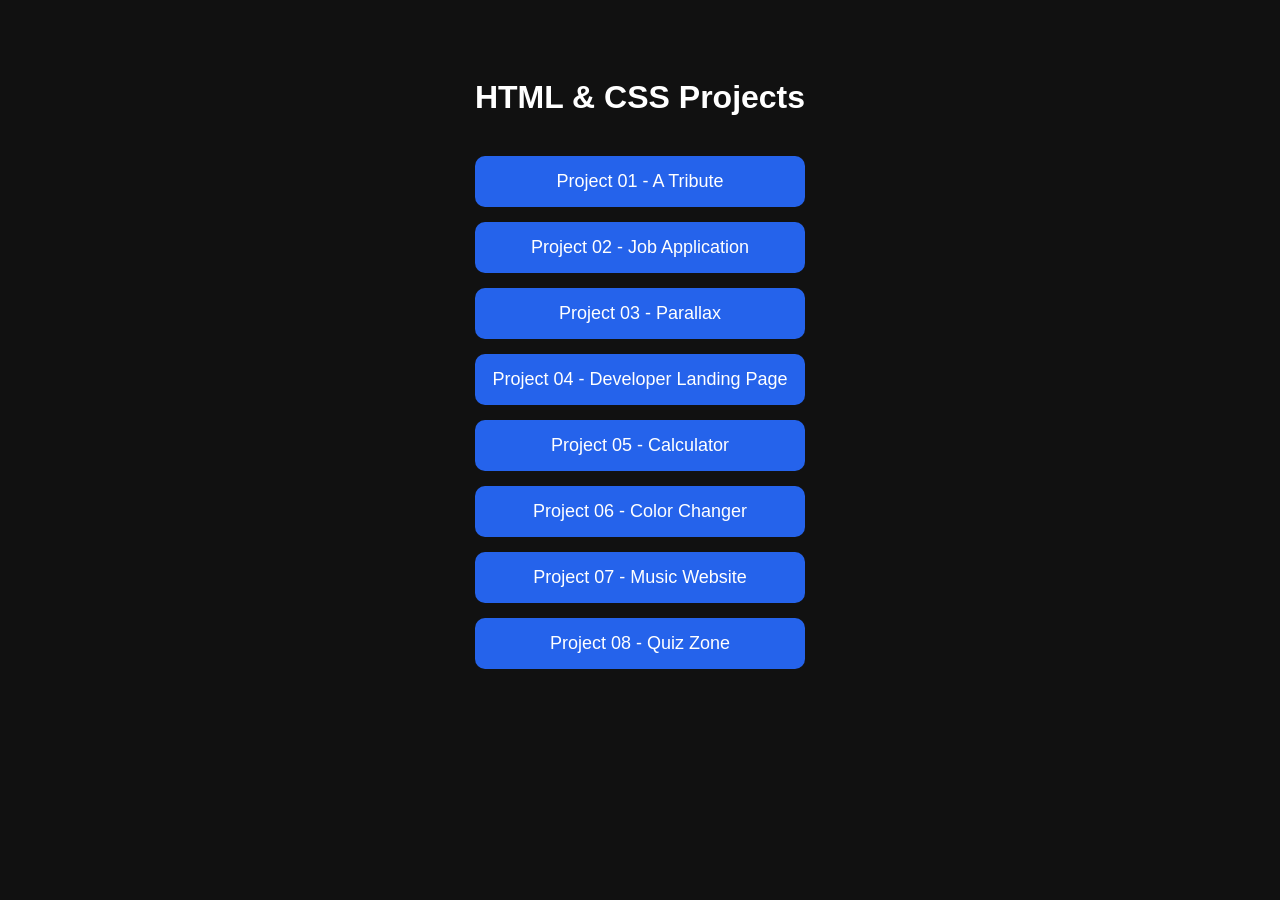
<file: index.html>
<!DOCTYPE html>
<html lang="en">
<head>
    <meta charset="UTF-8">
    <meta name="viewport" content="width=device-width, initial-scale=1.0">
    <title>HTML & CSS Projects</title>

    <style>
        body{
            font-family: Arial, sans-serif;
            background:#111;
            color:white;
            text-align:center;
            padding:50px;
        }

        h1{
            margin-bottom:40px;
        }

        a{
            display:block;
            width:300px;
            margin:15px auto;
            padding:15px;
            background:#2563eb;
            color:white;
            text-decoration:none;
            border-radius:10px;
            font-size:18px;
        }

        a:hover{
            background:#1d4ed8;
        }
    </style>
</head>
<body>

<h1>HTML & CSS Projects</h1>

<a href="./PROJECT%20-%2001%20-%20A%20TRIBUTE/">Project 01 - A Tribute</a>

<a href="./PROJECT%20-%2002%20-%20JOB%20APPLICATION/">Project 02 - Job Application</a>

<a href="./PROJECT%20-%2003%20-%20PARALLX/">Project 03 - Parallax</a>

<a href="./PROJECT%20-%2004%20-%20DEVELOPER%20LANDING%20PAGE/">Project 04 - Developer Landing Page</a>

<a href="./PROJECT%20-%2005%20-%20CALCULATOR/">Project 05 - Calculator</a>

<a href="./PROJECT%20-%2006%20-%20COLOR%20CHANGER/">Project 06 - Color Changer</a>

<a href="./PROJECT%20-%2007%20-%20MUSIC%20WEBSITE/">Project 07 - Music Website</a>

<a href="./PROJECT%20-%2008%20-%20QUIZ%20ZONE/">Project 08 - Quiz Zone</a>

</body>
</html>
</file>
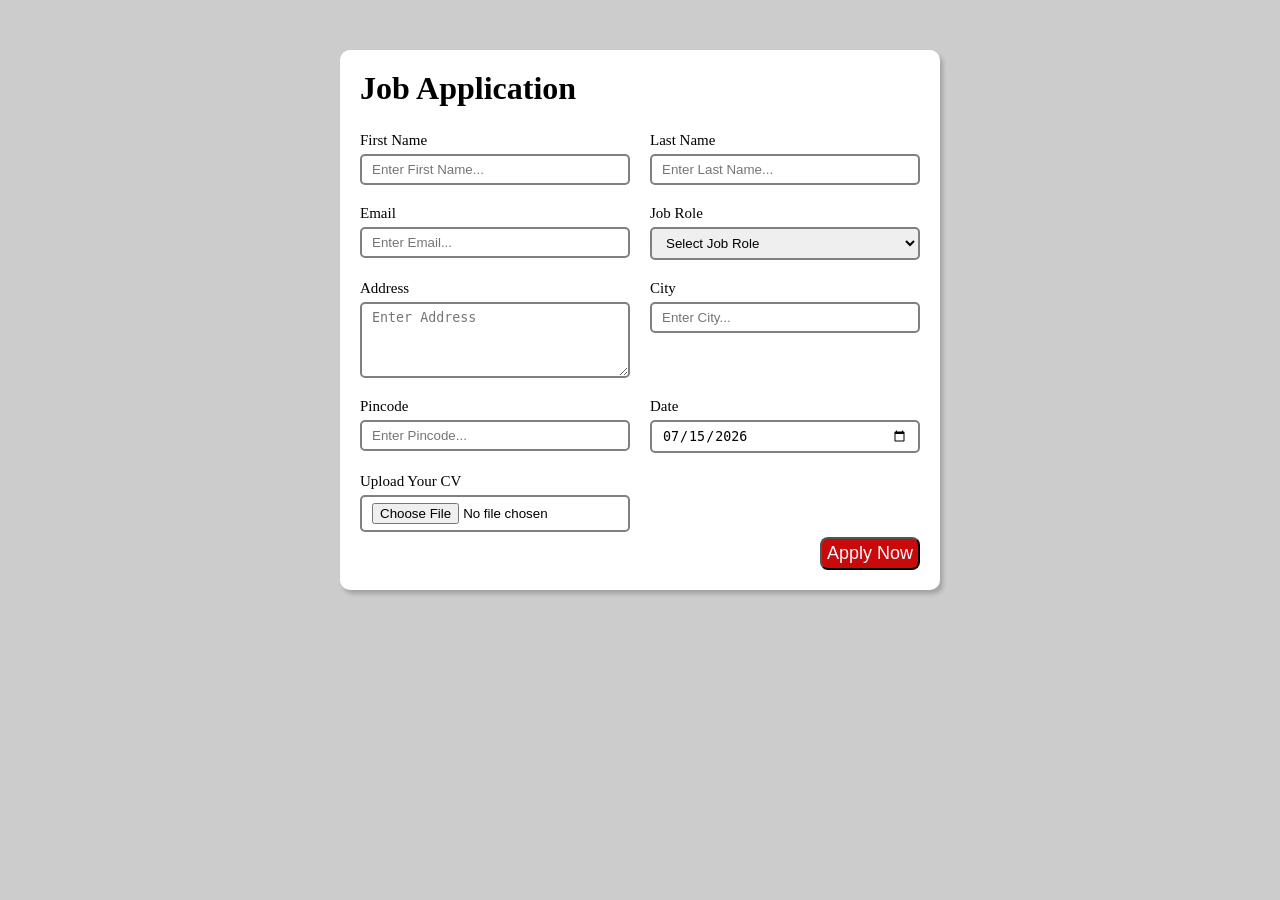
<file: PROJECT - 02 - JOB APPLICATION/index.html>
<!DOCTYPE html>
<html lang="en">
<head>
    <meta charset="UTF-8">
    <meta name="viewport" content="width=device-width, initial-scale=1.0">
    <title>Job application</title>
    <link rel="stylesheet" href="style.css">
</head>
<body>
    <div class="container">
        <div class="apply_box">
            <h1>Job Application</h1>
            <div class="form_container">
            <div class="form_control">
                <label for="First Name">First Name</label>
                    <input 
                    id="First Name"
                    name="First Name"
                    placeholder="Enter First Name..."
                    type="text"
                    />
            </div>

            <div class="form_control">
                <label for="Last Name">Last Name</label>
                    <input 
                    id="Last Name"
                    name="Last Name"
                    placeholder="Enter Last Name..."
                    type="text"
                    />
            </div>

            <div class="form_control">
                <label for="Email">Email</label>
                    <input 
                    id="Email"
                    name="Email"
                    placeholder="Enter Email..."
                    type="email"
                    />
            </div>

            <div class="form_control">
                <label for="Job">Job Role</label>
                    <select name="Job" id="Job">
                        <option value="">Select Job Role</option>
                        <option value="Frontend">Frontend Developer</option>
                        <option value="Backend">Backend Developer</option>
                        <option value="Fullstack">Fullstack Developer</option>
                        <option value="AI">AI Engineer</option>
                    </select>
            </div>
            <div class="form_control">
                <label for="Address">Address
                </label>
                <textarea name="Address" id="Address" rows="4" placeholder="Enter Address"></textarea>
            </div>
            <div class="form_control">
                <label for="City">City</label>
                    <input 
                    id="City"
                    name="City"
                    placeholder="Enter City..."
                    type="text"
                    />
            </div>

            <div class="form_control">
                <label for="Pincode">Pincode</label>
                    <input 
                    id="Pincode"
                    name="Pincode"
                    placeholder="Enter Pincode..."
                    type="number"
                    />
            </div>
            <div class="form_control">
                <label for="Date">Date</label>
                    <input 
                    value="2026-07-15"
                    id="Date"
                    name="Date"
                    type="date"
                    />
            </div>
            <div class="form_control">
                <label for="Upload">Upload Your CV</label>
                    <input 
                    id="Upload"
                    name="Upload"
                    type="file"
                    />
            </div>
        </div>
        <div class="button_container">
            <button type="submit">Apply Now</button>
        </div>
        </div>
    </div>
</body>
</html>
</file>
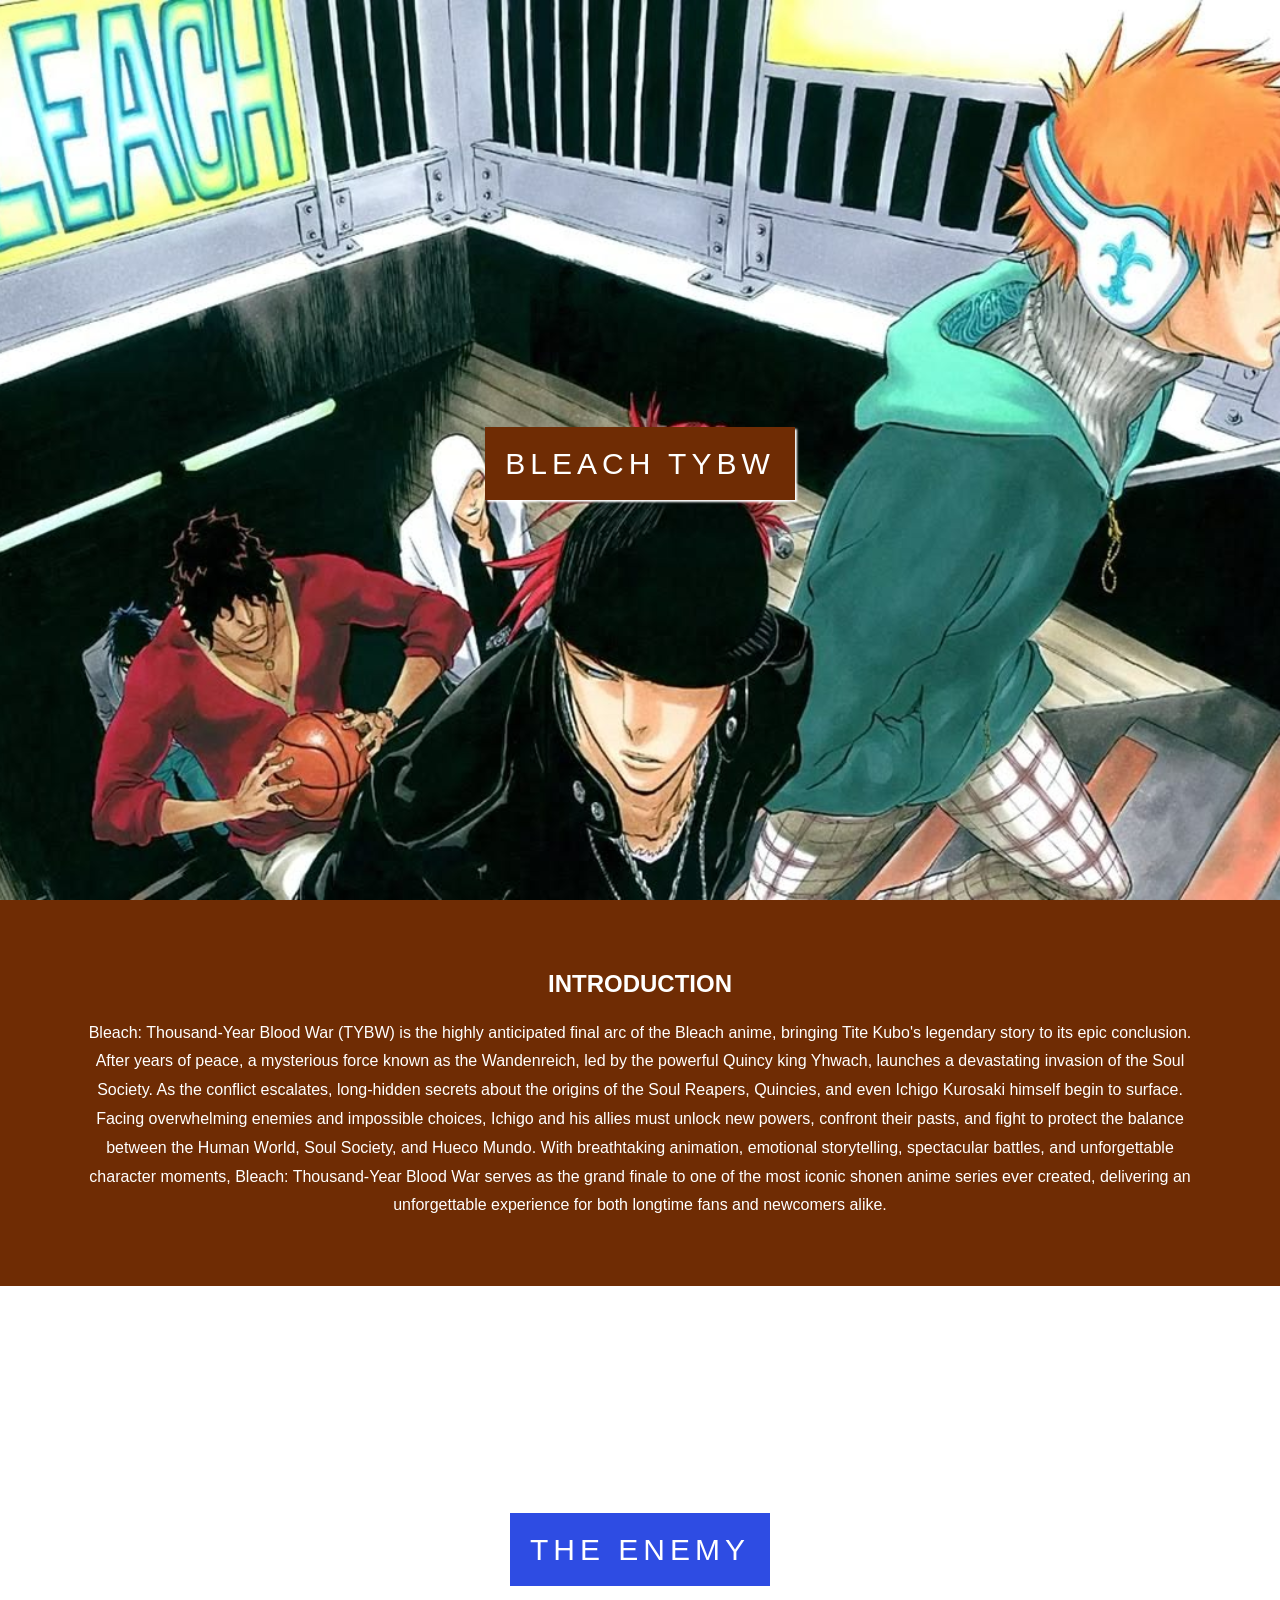
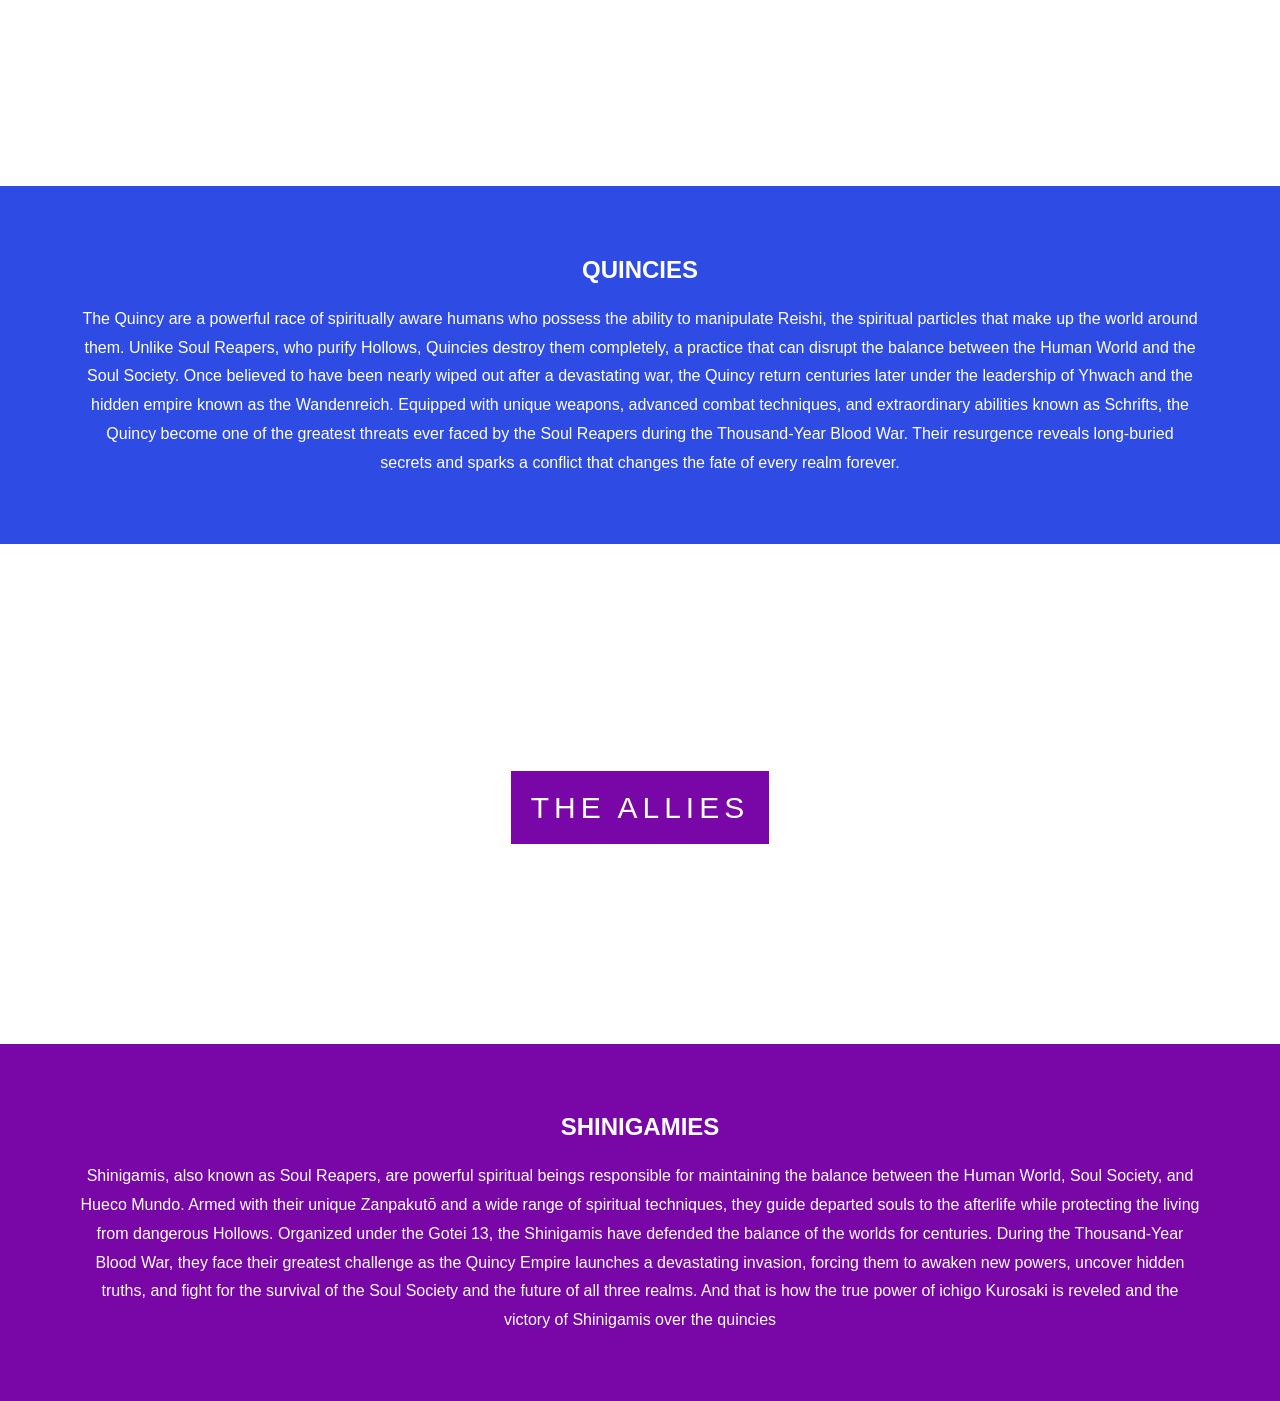
<file: PROJECT - 03 - PARALLX/index.html>
<html>
    <link rel="stylesheet" href="style.css">
    <head>
        <title>
            parallx website
        </title>
    </head>
    <body>
        <section class="pimg1">
            <div class="ptext1">
                <span class="textbg1">
                    Bleach Tybw
                </span>
            </div>
        </section>
        <section class="section section-light">
            <h2>INTRODUCTION</h2>
            <p>Bleach: Thousand-Year Blood War (TYBW) is the highly anticipated final arc of the Bleach anime,
               bringing Tite Kubo's legendary story to its epic conclusion. After years of peace, a mysterious force known as the Wandenreich,
               led by the powerful Quincy king Yhwach, launches a devastating invasion of the Soul Society. As the conflict escalates,
               long-hidden secrets about the origins of the Soul Reapers, Quincies, and even Ichigo Kurosaki himself begin to surface.
               Facing overwhelming enemies and impossible choices, Ichigo and his allies must unlock new powers, confront their pasts, 
               and fight to protect the balance between the Human World, Soul Society, and Hueco Mundo. With breathtaking animation, 
               emotional storytelling, spectacular battles, and unforgettable character moments, Bleach: Thousand-Year Blood War serves as the grand finale 
               to one of the most iconic shonen anime series ever created, delivering an unforgettable experience for both longtime fans and newcomers alike.</p>
        </section>
        <section class="pimg2">
            <div class="ptext1">
                <span class="textbg2">
                    The enemy
                </span>
            </div>
        </section>
        <section class="section section-dark">
            <h2>QUINCIES</h2>
            <p>The Quincy are a powerful race of spiritually aware humans who possess the ability to manipulate Reishi, 
                the spiritual particles that make up the world around them. Unlike Soul Reapers, who purify Hollows, 
                Quincies destroy them completely, a practice that can disrupt the balance between the Human World and the Soul Society. 
                Once believed to have been nearly wiped out after a devastating war, the Quincy return centuries later under the leadership of Yhwach 
                and the hidden empire known as the Wandenreich. Equipped with unique weapons, advanced combat techniques, 
                and extraordinary abilities known as Schrifts, the Quincy become one of the greatest threats ever faced by the Soul Reapers 
                during the Thousand-Year Blood War. Their resurgence reveals long-buried secrets and sparks a conflict that changes the fate of every realm forever.</p>
        </section>
        <section class="pimg3">
            <div class="ptext1">
                <span class="textbg3">
                    The Allies
                </span>
            </div>
        </section>
        <section class="section section-grey">
            <h2>SHINIGAMIES</h2>
            <p>Shinigamis, also known as Soul Reapers, are powerful spiritual beings responsible for maintaining the balance 
                between the Human World, Soul Society, and Hueco Mundo. Armed with their unique Zanpakutō and a wide range of spiritual techniques, 
                they guide departed souls to the afterlife while protecting the living from dangerous Hollows. Organized under the Gotei 13, 
                the Shinigamis have defended the balance of the worlds for centuries. During the Thousand-Year Blood War, 
                they face their greatest challenge as the Quincy Empire launches a devastating invasion, forcing them to awaken new powers, 
                uncover hidden truths, and fight for the survival of the Soul Society and the future of all three realms.
                And that is how the true power of ichigo Kurosaki is reveled and the victory of Shinigamis over the quincies</p>
        </section>
    </body>
</html>
</file>
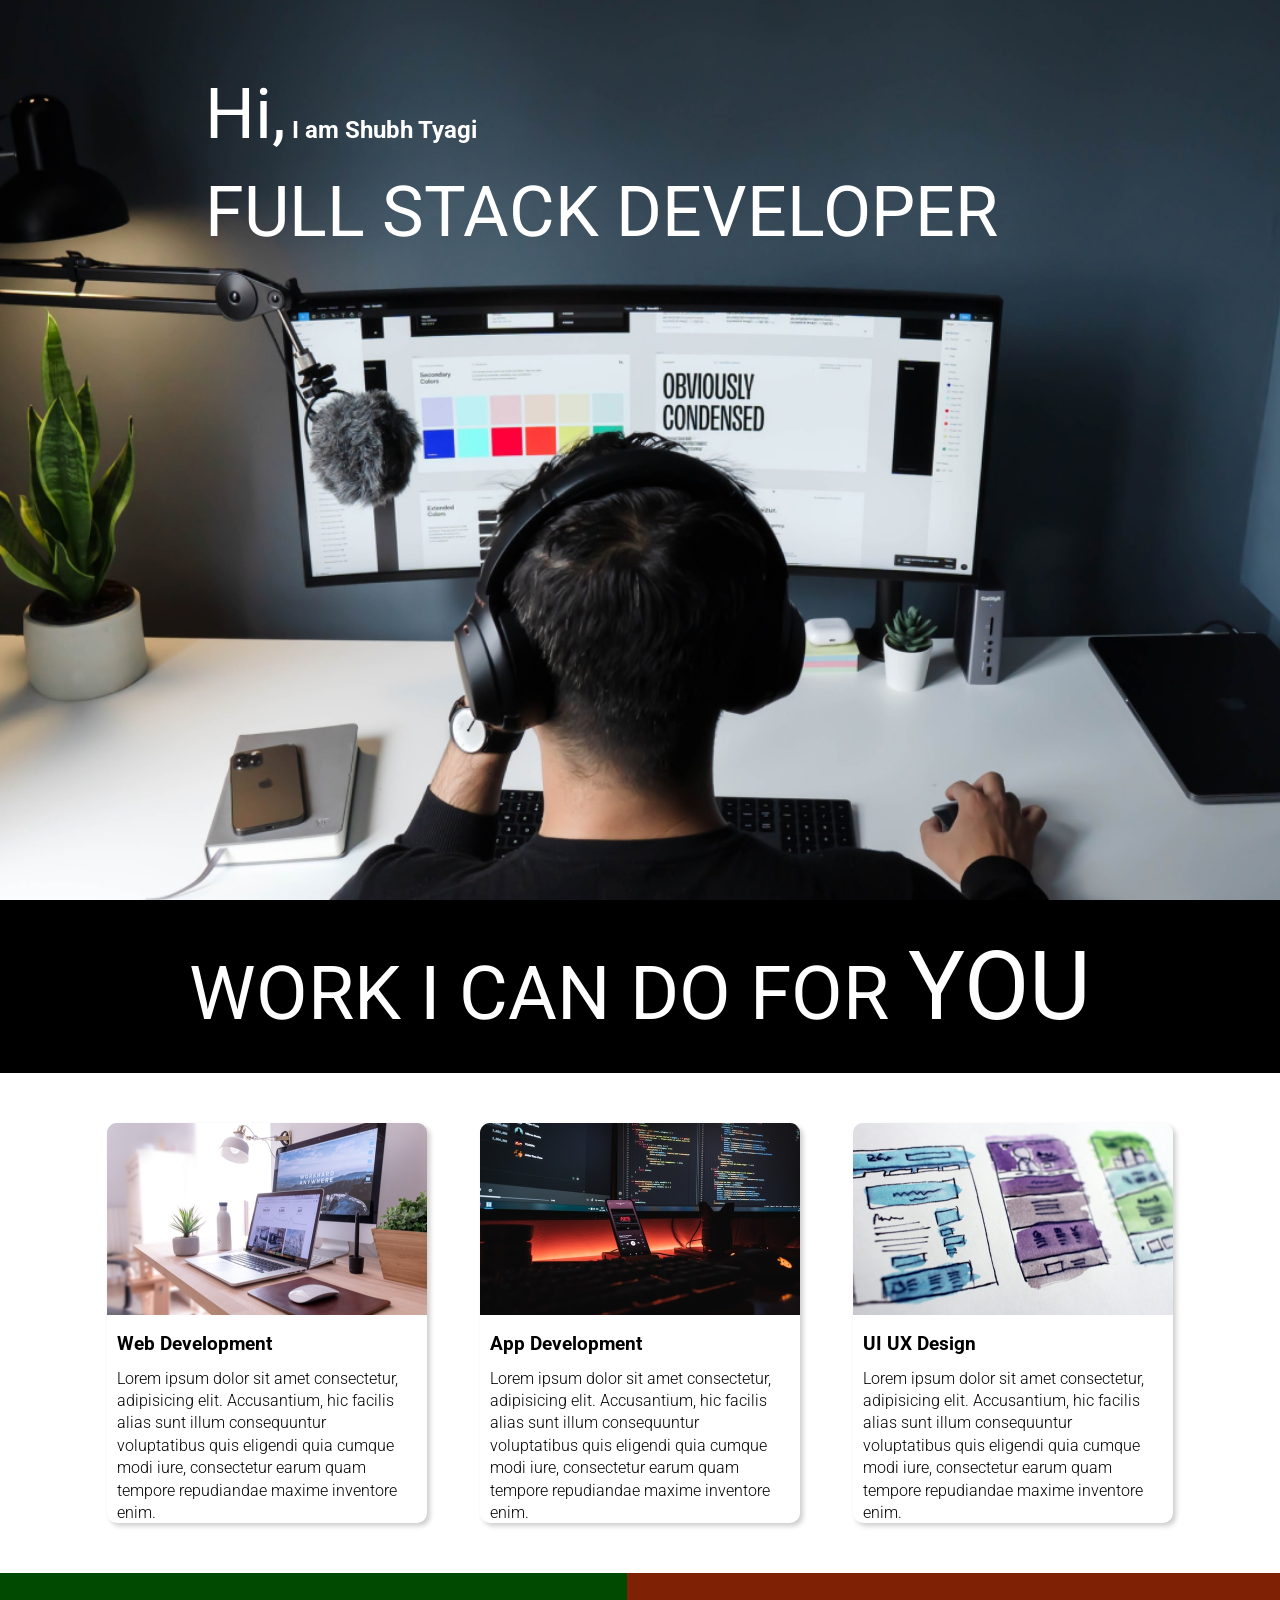
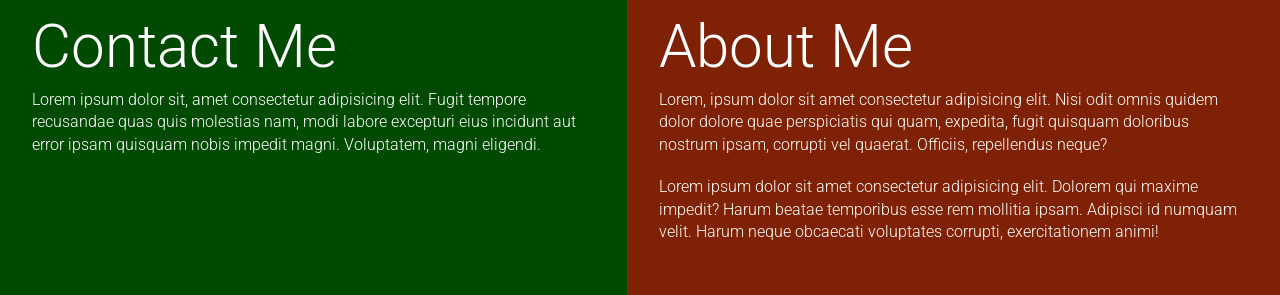
<file: PROJECT - 04 - DEVELOPER LANDING PAGE/index.html>
<!DOCTYPE html>
<html lang="en">
<head>
    <link rel="stylesheet" href="style.css">
    <meta charset="UTF-8">
    <meta name="viewport" content="width=device-width, initial-scale=1.0">
    <title>Developer Landing Page</title>
</head>
<body>
    <section class="main_page">
        <div class="text_container">
            <h2> <span class="lg_text">Hi,</span> I am Shubh Tyagi</h2>
            <h1 class="lg_text">FULL STACK DEVELOPER</h1>
        </div>
    </section>
    <section class="black_box">
        <h2>WORK I CAN DO FOR <span>YOU</span></h2>
    </section>
    <section class="work">
        <div class="grid_items">
            <div class="card">
        <div class="image_container">
            <img src="IMAGES/web.png" alt="">
        </div>
        <div class="card_content">
            <h3>Web Development</h3>
            <p>Lorem ipsum dolor sit amet consectetur, adipisicing elit. Accusantium, hic facilis alias sunt illum consequuntur 
                voluptatibus quis eligendi quia cumque modi iure, consectetur earum quam tempore repudiandae maxime inventore enim.</p>
        </div>
            </div>
        </div>
        <div class="grid_items">
            <div class="card">
        <div class="image_container">
            <img src="IMAGES/mobile.png" alt="">
        </div>
        <div class="card_content">
            <h3>App Development</h3>
            <p>Lorem ipsum dolor sit amet consectetur, adipisicing elit. Accusantium, hic facilis alias sunt illum consequuntur 
                voluptatibus quis eligendi quia cumque modi iure, consectetur earum quam tempore repudiandae maxime inventore enim.</p>
        </div>
            </div>
        </div>
        <div class="grid_items">
            <div class="card">
        <div class="image_container">
            <img src="IMAGES/uiux.png" alt="">
        </div>
        <div class="card_content">
            <h3>UI UX Design</h3>
            <p>Lorem ipsum dolor sit amet consectetur, adipisicing elit. Accusantium, hic facilis alias sunt illum consequuntur 
                voluptatibus quis eligendi quia cumque modi iure, consectetur earum quam tempore repudiandae maxime inventore enim.</p>
        </div>
            </div>
        </div>
    </section>
    <section class="bottom_section">
        <div class="contact">
            <h2>Contact Me</h2>
            <p>Lorem ipsum dolor sit, amet consectetur adipisicing elit. Fugit tempore recusandae quas quis molestias nam, modi labore
                 excepturi eius incidunt aut error ipsam quisquam nobis impedit magni. Voluptatem, magni eligendi.</p>
        </div>
        <div class="about">
            <h2>About Me</h2>
            <p>Lorem, ipsum dolor sit amet consectetur adipisicing elit. Nisi odit omnis quidem dolor dolore quae perspiciatis qui quam, expedita,
                 fugit quisquam doloribus nostrum ipsam, corrupti vel quaerat. Officiis, repellendus neque?</p>
            <p>Lorem ipsum dolor sit amet consectetur adipisicing elit. Dolorem qui maxime impedit? Harum beatae temporibus esse rem mollitia ipsam.
                 Adipisci id numquam velit. Harum neque obcaecati voluptates corrupti, exercitationem animi!</p>
        </div>
    </section>
</body>
</html>
</file>
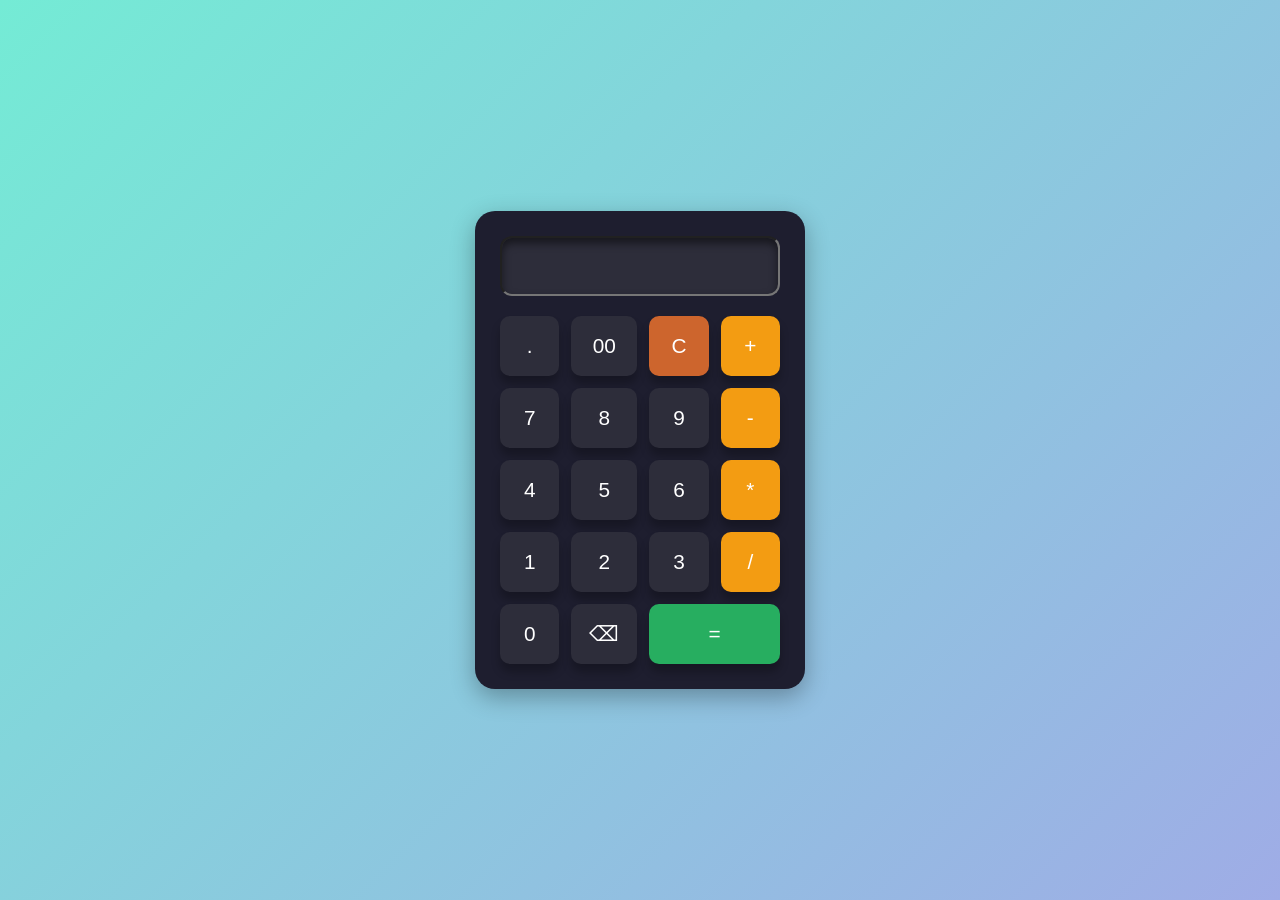
<file: PROJECT - 05 - CALCULATOR/index.html>
<!DOCTYPE html>
<html lang="en">
<head>
    <meta charset="UTF-8">
    <meta name="viewport" content="width=device-width, initial-scale=1.0">
    <title>Calculator</title>
    <link rel="stylesheet" href="style.css">
</head>
<body>
    <div class="calculator">
        <input type="text" class="display" id="display" readonly>
        <div class="buttons">
            <button class="btn">.</button>
            <button class="btn">00</button>
            <button class="clear">C</button>
            <button class="operator">+</button>
            <button class="btn">7</button>
            <button class="btn">8</button>
            <button class="btn">9</button>
            <button class="operator">-</button>
            <button class="btn">4</button>
            <button class="btn">5</button>
            <button class="btn">6</button>
            <button class="operator">*</button>
            <button class="btn">1</button>
            <button class="btn">2</button>
            <button class="btn">3</button>
            <button class="operator">/</button>
            <button class="btn">0</button>
            <button class="backspace">⌫</button>
            <button class="equal">=</button>
        </div>
    </div>
    <script src="script.js"></script>
</body>
</html>
</file>
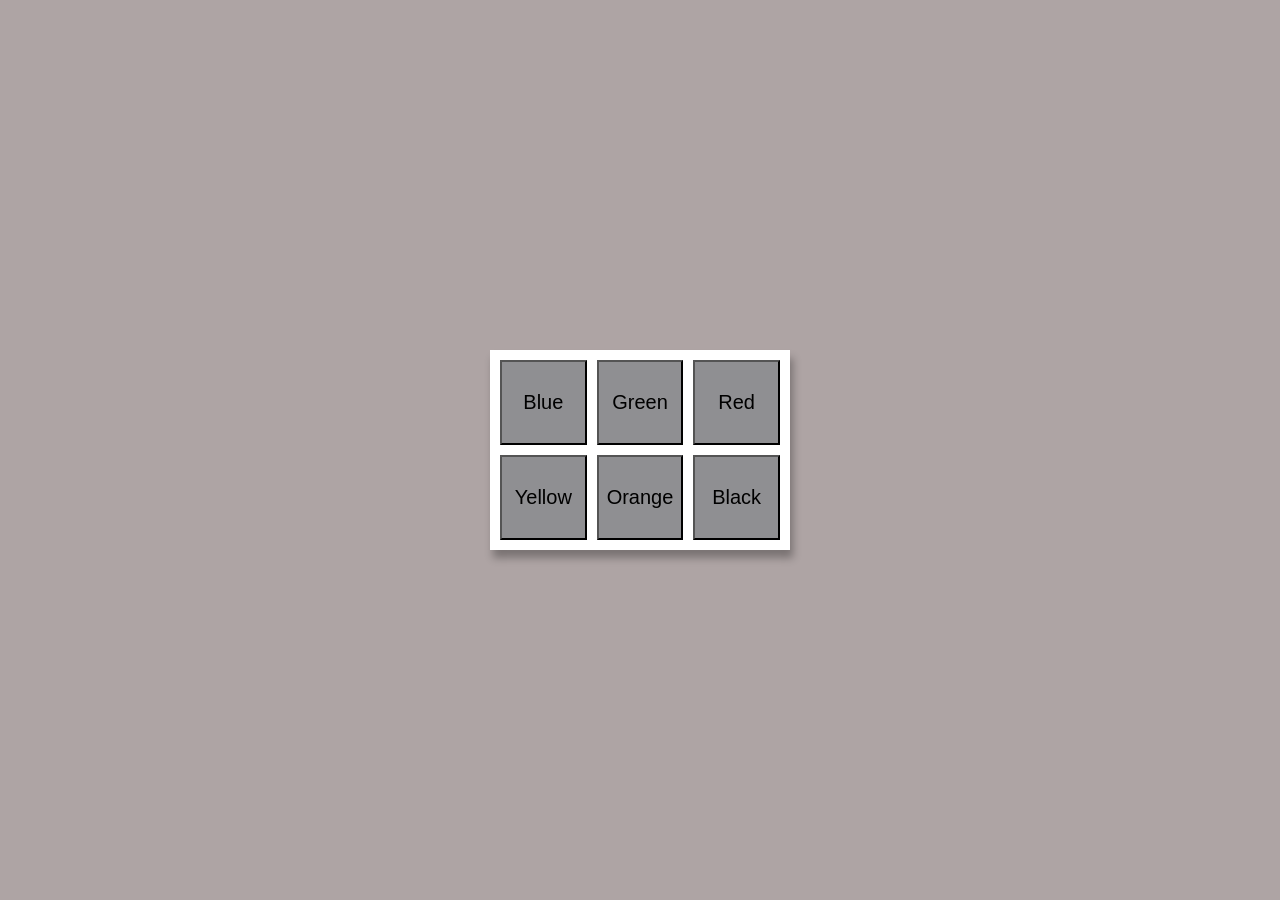
<file: PROJECT - 06 - COLOR CHANGER/index.html>
<!DOCTYPE html>
<html lang="en">
<head>
    <meta charset="UTF-8">
    <meta name="viewport" content="width=device-width, initial-scale=1.0">
    <title>Color Changer</title>
    <link rel="stylesheet" href="style.css">
</head>
<body>
    <div class="main_box">
        <button class="btn" id="blue">Blue</button>
        <button class="btn" id="green">Green</button>
        <button class="btn" id="red">Red</button>
        <button class="btn" id="yellow">Yellow</button>
        <button class="btn" id="orange">Orange</button>
        <button class="btn" id="black">Black</button>
    </div>
    <script src="script.js"></script>
</body>
</html>
</file>
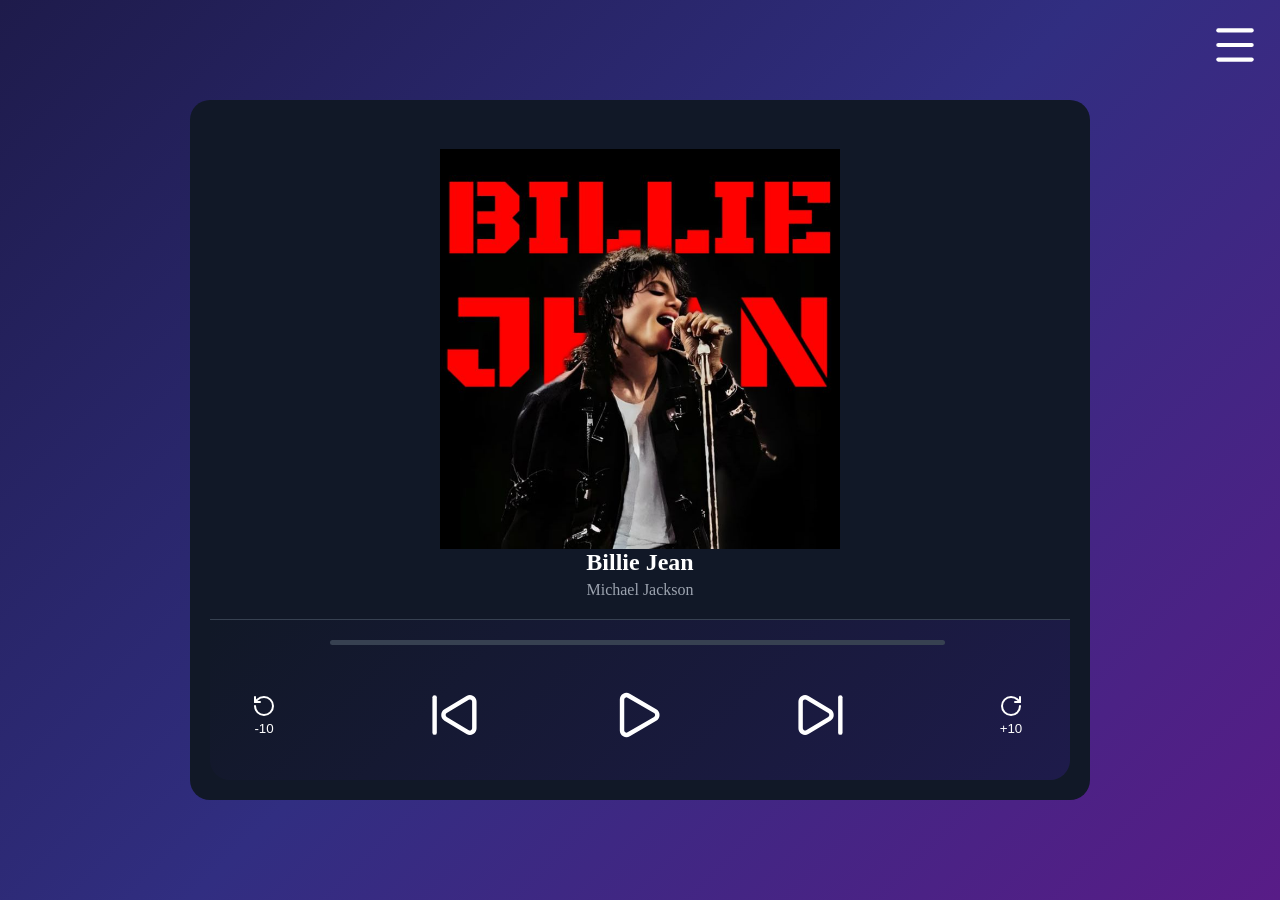
<file: PROJECT - 07 - MUSIC WEBSITE/index.html>
<!DOCTYPE html>
<html lang="en">
<head>
    <meta charset="UTF-8">
    <meta name="viewport" content="width=device-width, initial-scale=1.0">
    <title>Music Player</title>
    <link rel="stylesheet" href="style.css">
</head>
<body>

    <div class="side">
         <div class="sidebar">
          <div class="sidebar-header">
            <button class="close-sidebar">×</button>
          </div>

          <div class="song-list"></div>
         </div>
        <div class="menu"><svg xmlns="http://www.w3.org/2000/svg" width="24" height="24" viewBox="0 0 24 24" fill="none" stroke="currentColor" stroke-width="2" stroke-linecap="round" stroke-linejoin="round" class="lucide lucide-menu preview-icon"><path d="M4 5h16"/><path d="M4 12h16"/><path d="M4 19h16"/></svg></div>
    </div>
    <div class="box">

        <div class="upper">
        <div class="background_img"></div>
        <div class="details">
            <h2 class="song-name">Name</h2>
            <p class="song-author">author</p>
        </div>
        </div>

        <div class="lower">
            <audio class="audio"></audio>
                    <div class="progress">
            <div class="progress_bar">
                <div class="progress_fill"></div>
            </div>
        </div>
        <div class="control_section">
            <button class="undo_5">
                <svg xmlns="http://www.w3.org/2000/svg" width="24" height="24" viewBox="0 0 24 24" fill="none" stroke="currentColor" stroke-width="2" stroke-linecap="round" stroke-linejoin="round" class="lucide lucide-rotate-ccw preview-icon"><path d="M3 12a9 9 0 1 0 9-9 9.75 9.75 0 0 0-6.74 2.74L3 8"/><path d="M3 3v5h5"/></svg>
                <p>-10</p>
            </button>
            <button class="prev">
                <svg xmlns="http://www.w3.org/2000/svg" width="24" height="24" viewBox="0 0 24 24" fill="none" stroke="currentColor" stroke-width="2" stroke-linecap="round" stroke-linejoin="round" class="lucide lucide-skip-back preview-icon"><path d="M17.971 4.285A2 2 0 0 1 21 6v12a2 2 0 0 1-3.029 1.715l-9.997-5.998a2 2 0 0 1-.003-3.432z"/><path d="M3 20V4"/></svg>
            </button>
            <button class="play">
                <svg xmlns="http://www.w3.org/2000/svg" width="24" height="24" viewBox="0 0 24 24" fill="none" stroke="currentColor" stroke-width="2" stroke-linecap="round" stroke-linejoin="round" class="lucide lucide-play preview-icon"><path d="M5 5a2 2 0 0 1 3.008-1.728l11.997 6.998a2 2 0 0 1 .003 3.458l-12 7A2 2 0 0 1 5 19z"/></svg>
            </button>
            <button class="pause" hidden>
                <svg xmlns="http://www.w3.org/2000/svg" width="24" height="24" viewBox="0 0 24 24" fill="none" stroke="currentColor" stroke-width="2" stroke-linecap="round" stroke-linejoin="round" class="lucide lucide-pause preview-icon"><rect x="14" y="3" width="5" height="18" rx="1"/><rect x="5" y="3" width="5" height="18" rx="1"/></svg>
            </button>
            <button class="next">
                <svg xmlns="http://www.w3.org/2000/svg" width="24" height="24" viewBox="0 0 24 24" fill="none" stroke="currentColor" stroke-width="2" stroke-linecap="round" stroke-linejoin="round" class="lucide lucide-skip-forward preview-icon"><path d="M21 4v16"/><path d="M6.029 4.285A2 2 0 0 0 3 6v12a2 2 0 0 0 3.029 1.715l9.997-5.998a2 2 0 0 0 .003-3.432z"/></svg>
            </button>
            <button class="skip_5">
                <svg xmlns="http://www.w3.org/2000/svg" width="24" height="24" viewBox="0 0 24 24" fill="none" stroke="currentColor" stroke-width="2" stroke-linecap="round" stroke-linejoin="round" class="lucide lucide-rotate-cw preview-icon"><path d="M21 12a9 9 0 1 1-9-9c2.52 0 4.93 1 6.74 2.74L21 8"/><path d="M21 3v5h-5"/></svg>
                <p>+10</p>
            </button>
        </div>
        </div>
    </div>

    <script src="script.js"></script>
</body>
</html>
</file>
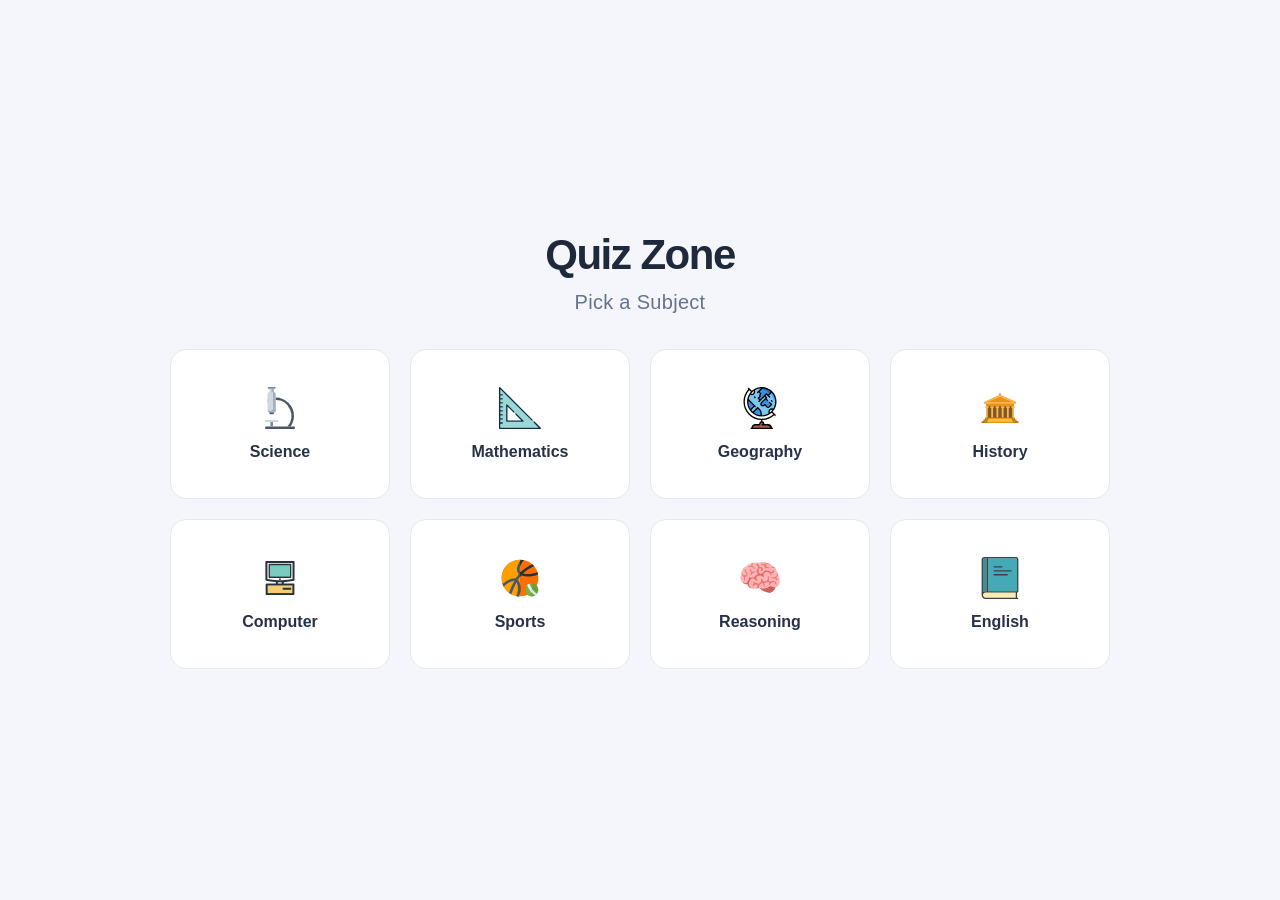
<file: PROJECT - 08 - QUIZ/index.html>
<!DOCTYPE html>
<html lang="en">

<head>
    <meta charset="UTF-8">
    <meta name="viewport" content="width=device-width, initial-scale=1.0">
    <title>Quiz Zone</title>
    <link rel="stylesheet" href="style.css">
</head>

<body>
    <div class="main_section">
        <div class="address">
            <h1>Quiz Zone</h1>
            <h2>Pick a Subject</h2>
        </div>
        <div class="subjects">
            <button class="science_btn">
                <img src="icons/science.svg" alt="">
                <span>Science</span>
            </button>
            <button class="mathematics_btn">
                <img src="icons/maths.svg" alt="">
                <span>Mathematics</span>
            </button>
            <button class="geography_btn">
                <img src="icons/geography.svg" alt="">
                <span>Geography</span>
            </button>
            <button class="history_btn">
                <img src="icons/history.svg" alt="">
                <span>History</span>
            </button>
            <button class="computer_btn">
                <img src="icons/computer.svg" alt="">
                <span>Computer</span>
            </button>
            <button class="sports_btn">
                <img src="icons/sports.svg" alt="">
                <span>Sports</span>
            </button>
            <button class="reasoning_btn">
                <img src="icons/reasoning.svg" alt="">
                <span>Reasoning</span>
            </button>
            <button class="englist_btn">
                <img src="icons/english.svg" alt="">
                <span>English</span>
            </button>
        </div>
    </div>
    <div class="quiz_section" hidden>
        <div class="quiz_header">
            <div class="sub_name">Science</div>
            <div class="total_question">1/10</div>
        </div>
        <div class="progress_bar">
            <div class="progress_fill"></div>
        </div>
        <div class="question_box">
            <div class="question_no"></div>
            <h2 class="question_text">

            </h2>
        </div>
        <div class="options" id="optionsContainer">
            <button class="option_btn">Option A</button>
            <button class="option_btn">Option B</button>
            <button class="option_btn">Option C</button>
            <button class="option_btn">Option D</button>
        </div>

        <button id="nextBtn">Next Question →</button>
    </div>
</body>
<script src="script.js"></script>
</html>
</file>
<file: PROJECT - 02 - JOB APPLICATION/style.css>
*{
    margin: 0;
    padding: 0;
    box-sizing: border-box;
}
body{
    background-color: #ccc;
}
.container{
    max-width: 900px;
    margin: 0 auto;
}
.apply_box{
    max-width: 600px;
    padding: 20px;
    background-color: white;
    margin: 0 auto;
    margin-top: 50px;
    box-shadow: 3px 4px 4px rgba(1, 1, 1, 0.2);
    border-radius: 10px;
}
.form_container{
    margin-top: 25px;
    display: grid;
    grid-template-columns: repeat(auto-fit , minmax(200px,1fr));
    gap: 20px;
}
.form_control{
    display: flex;
    flex-direction: column;
}
label{
    margin-bottom: 5px;
    font-size: 15px;
}
textarea{
    width: 100%;
}
input , select , textarea {
    padding: 6px 10px;
    border: 2px solid grey;
    border-radius: 5px;
}
input:focus,
textarea:focus,
select:focus {
    outline: none;
    border: 2px solid rgb(114, 58, 6);
}
.button_container{
    display: flex;
    justify-content: flex-end;
    margin-top: 5px;
}
button{
    font-size: 18px;
    background-color: rgb(200, 10, 10);
    border: transparent solid 2px grey;
    padding: 4px 5px;
    color: aliceblue;
    border-radius: 8px;
    transition: 0.3s ease-in;
}
button:hover{
    background-color: rgb(234, 229, 229);
    color: black;
    transition: 0.3s ease-out;
    cursor: pointer;
}
</file>
<file: PROJECT - 03 - PARALLX/style.css>
html , body{
    height: 100%;
    margin: 0;
    font-size: 16px;
    font-family: "Lato" , sans-serif;
    font-weight: 400;
    line-height: 1.8em;
    color: #666;
}
.pimg1{
    background-image: url(IMAGES/ichigo\ gang.jpg);
    min-height: 100%;
}

.pimg2{
    background-image: url(IMAGES/Quincy.jpg);
    min-height: 500px;
}

.pimg3{
    background-image: url(IMAGES/Soul\ reaper.jpg);
    min-height: 500px;
}

.pimg1 , .pimg2 , .pimg3 {
    position: relative;
    background-position: center;
    background-size: cover;
    background-repeat: no-repeat;
    background-attachment: fixed;
}

.ptext1{
    position: absolute;
    top: 50%;
    width: 100%;
    text-align: center;
    color: black;
    font-size: 30px;
    letter-spacing: 5px;
    text-transform: uppercase;
}

.textbg1{
    background-color: #6f2c04;
    color: white;
    text-shadow: red;
    box-shadow: 2px 2px 2px white;
    padding: 20px;
}
.textbg2{
    background-color: #2e4ce3;
    color: white;
    text-shadow: rgb(81, 39, 216);
    box-shadow: 2px 2px 2px white;
    padding: 20px;
}

.textbg3{
    background-color: #7906a6;
    color: white;
    text-shadow: rgb(170, 7, 199);
    box-shadow: 2px 2px 2px white;
    padding: 20px;
}


.section{
    padding: 50px 80px;
    text-align: center;
}
.section-light{
    background-color: #6f2c04;
    color: white;
}
.section-dark{
    background-color:#2e4ce3;
    color: white;
}
.section-grey{
    background-color:#7906a6;
    color: white;
}
</file>
<file: PROJECT - 04 - DEVELOPER LANDING PAGE/style.css>
@import url('https://fonts.googleapis.com/css2?family=Roboto:ital,wght@0,100..900;1,100..900&display=swap');
*{
    margin: 0;
    padding: 0;
    box-sizing: border-box;
}
html , body{
    line-height: 1.4;
    font-weight: 300;
    font-family: "Roboto", sans-serif;
}
.main_page{
    background-image: url(IMAGES/developer.png);
    min-height: 100vh;
    background-position: center;
    position: relative;
    background-size: cover;
    background-repeat: no-repeat;
}
.text_container{
    color: white;
    max-width: 900px;
    margin: 0 auto;
    padding-top: 65px;
    padding-left: 15px;
}
.lg_text{
    font-size: 70px;
    font-weight: 400;
}
.black_box{
    background-color: black;
    padding: 20px;
}
.black_box h2 {
    font-size: 75px;
    color: white;
    text-align: center;
    font-weight: 400;
}
.black_box h2 span {
    font-size: 95px;
    font-weight: 400;
}
.work{
    display: grid;
    grid-template-columns: repeat(auto-fit, minmax(320px , 1fr));
    gap: 20px;
    max-width: 1100px;
    margin: 50px auto;
}
.grid_items{
    display: flex;
    justify-content: center;
    align-items: center;
}
.card{
    max-width: 320px;
    height: 400px;
    border-radius: 10px;
    box-shadow: 3px 3px 5px rgba(1, 1, 1, 0.2);
    transition: 0.3s ease-in-out;
}
.card:hover{
    transform: scale(1.04);
    transition: 0.3s ease-in-out;
}
.card_content{
    padding: 10px;
}
.card_content h3{
    margin-bottom: 10px;
}
.bottom_section{
    display: flex;
}
.contact{
    background-color: rgb(1, 74, 1);
}
.about{
    background-color: rgb(126, 33, 4);
}
.contact, .about{
    min-height: 320px;
    padding: 32px;
    color: white;
}
.about p, .contact p{
    margin-bottom: 20px;
}
.about h2, .contact h2{
   font-size: 60px;
   font-weight: 300;
}
</file>
<file: PROJECT - 05 - CALCULATOR/style.css>
*{
    margin: 0;
    padding: 0;
    box-sizing: border-box;
}
body{
    display: flex;
    justify-content: center;
    align-items: center;
    height: 100vh;
    background: linear-gradient(135deg , #74ebd5 , #9face6);
    font-family: sans-serif;
}
.calculator{
    background: #1e1e2f;
    padding: 25px;
    border-radius: 20px;
    box-shadow: 0px 8px 25px rgba(0, 0, 0, 0.3);
    width: 330px;
}
.display{
    width: 100%;
    height: 60px;
    margin-bottom: 20px;
    text-align: right;
    padding: 15px;
    font-size: 1.8rem;
    border-radius: 12px;
    background: #2d2d3a;
    color: white;
    box-shadow: inset 0px 5px 8px rgba(0, 0, 0, 0.5);
}
.buttons{
    display: grid;
    grid-template-columns: repeat(4 , 1fr);
    gap: 12px;
}

button{
    padding: 18px;
    font-size: 1.3rem;
    border: none;
    border-radius: 10px;
    cursor: pointer;
    background: #2d2d3a;
    color: white;
    transition: all 0.2s ease-in-out;
    box-shadow: 0px 8px 8px rgba(0, 0, 0, 0.25);
}
button:hover{
    background: #3a3a4d;
    transform: translateY(-2px);
}
button:active{
    transform: scale(.95);
}
.operator{
    background: #f39c12;
}
.operator:hover{
    background: #e67e22;
}
.clear{
    background: #cd652d;
}
.clear:hover{
    background:#e45d15
}
.equal{
    background: #27ae60;
    grid-column: span 2;
}
.equal:hover{
    background: #219150;
}
</file>
<file: PROJECT - 06 - COLOR CHANGER/style.css>
*{
    padding: 0;
    margin: 0;
    box-sizing: border-box;
}

body{
    margin: 0;
    min-height: 100vh;
    background: rgb(174, 164, 164);
    transition: 1s ease;
    display: flex;
    justify-content: center;
    align-items: center;
}
.main_box{
    width: 300px;
    height: 200px;
    display: grid;

    grid-template-columns: repeat(3 , 1fr);
    grid-template-rows: repeat(2 , 1fr);

    gap: 10px;
    padding: 10px;
    box-sizing: border-box;

    background: White;
    box-shadow: 3px 8px 8px rgba(0, 0, 0, 0.3);
}
.btn{
    background: #8f8f92;
    font-size: 20px;
    box-shadow: 0px 8px 15px rgba(0, 0, 0, 0..25);
}
.btn:hover{
    transform: translateY(-2px);
    background: #6e6e70;
}
.btn:active{
    transform: scale(.95)
}
</file>
<file: PROJECT - 07 - MUSIC WEBSITE/style.css>
*{
    margin: 0;
    padding: 0;
    box-sizing: border-box;
}
body{
    display: flex;
    justify-content: center;
    align-items: center;
    min-height: 100vh;
    background: linear-gradient(135deg, #1e1b4b, #312e81, #581c87);
}
.box{
    width: 900px;
    height: 700px;
    background: #111827;
    border-radius: 20px;
    padding: 20px;
    display: flex;
    flex-direction: column;
}
.background_img {
    width: 400px;
    height: 400px;
    background-size: cover;
    background-position: center;
    background-repeat: no-repeat;
    flex-shrink: 0;
}
.upper{
    flex: 1;
    display: flex;
    flex-direction: column;
    justify-content: flex-end;
    align-items: center;
}
.lower{
    background: linear-gradient(135deg, #111827, #1e1b4b);
    border-top: 1px solid #374151;
    padding: 20px 25px 20px 20px;
    border-radius: 0 0 20px 20px;
}
.control_section{
    display: flex;
    justify-content: center;
    align-items: center;
    gap: 130px;
}
.play {
    width: 70px;
    height: 70px;
    background: transparent;
    border: none;
    color: white;
    cursor: pointer;
}
.play svg{
    width: 100%;
    height: 100%;
}
.next{
    width: 70px;
    height: 70px;
    background: transparent;
    border: none;
    color: white;
    cursor: pointer;
}
.next svg{
    width: 100%;
    height: 100%;
}
.prev{
    width: 70px;
    height: 70px;
    background: transparent;
    border: none;
    color: white;
    cursor: pointer;
}
.prev svg{
    width: 100%;
    height: 100%;
}
.skip_5{
    width: 90px;
    height: 90px;
    background: transparent;
    border: none;
    color: white;
    cursor: pointer;
    
}
.undo_5{
    width: 90px;
    height: 90px;
    background: transparent;
    border: none;
    color: white;
    cursor: pointer;
}
button:hover{
    color: rgb(215, 215, 215);
    transform: translateY(-2px);
}
button:active{
    transform: scale(.95);
}
.progress{
    width: 100%;
    padding: 0 100px;
    margin-top: auto;
    margin-bottom: 25px;
}
.progress_bar{
    width: 100%;
    height: 5px;
    background: #374151;
    border-radius: 10px;
    overflow: hidden;
    transition: height 0.15s ease;
}
.progress_fill{
    width: 0%;
    height: 100%;
    background: white;
    border-radius: 10px;
}
.details{
    text-align: center;
    margin-bottom: 20px;
    width: 100%;
    flex-shrink: 0;
}
.details h2 {
    color: white;
    font-size: 24px;
}

.details p {
    color: #9ca3af;
    margin-top: 5px;
}
.menu{
    width: 50px;
    height: 50px;
    background: transparent;
    color: white;
    cursor: pointer;
}
.menu svg{
    width: 100%;
    height: 100%;
}
.side{
    position: fixed;
    top: 20px;
    right: 20px;
}
.pause {
    width: 70px;
    height: 70px;
    background: transparent;
    border: none;
    color: white;
    cursor: pointer;
}
.pause svg{
    width: 100%;
    height: 100%;
}
.menu:hover{
    color: rgb(215, 215, 215);
    transform: translateY(-2px);
}
.menu:active{
    transform: scale(.95);
}
.sidebar {
    position: fixed;
    top: 0;
    right: -300px;
    width: 300px;
    height: 100vh;
    background: #111827;
    transition: right 0.3s ease;
}

.sidebar.active {
    right: 0;
}
.close-sidebar {
    width: 40px;
    height: 40px;
    background: transparent;
    border: none;
    color: white;
    font-size: 40px;
    cursor: pointer;
}

.song-list {
    padding: 10px;
    height: calc(100vh - 70px);
    overflow-y: auto;
}

.close-sidebar:hover {
    color: #9ca3af;
}
.song-tile {
    display: flex;
    align-items: center;
    gap: 12px;
    padding: 10px;
    margin: 8px;
    background: #1f2937;
    border-radius: 10px;
    cursor: pointer;
}

.song-tile img {
    width: 55px;
    height: 55px;
    object-fit: cover;
    border-radius: 6px;
}

.song-tile p {
    color: white;
}
.song-tile:hover{
    transform: scale(1.05);
}
.song-tile span {
    color: #9ca3af;
    font-size: 14px;
}
.sidebar-header {
    height: 70px;
    border-bottom: 1px solid #374151;
    display: flex;
    justify-content: flex-end;
    align-items: center;
    padding: 0 20px;
}
.song-list::-webkit-scrollbar {
    width: 6px;
}

.song-list::-webkit-scrollbar-thumb {
    background: #374151;
    border-radius: 10px;
}

.song-list::-webkit-scrollbar-track {
    background: transparent;
}
</file>
<file: PROJECT - 08 - QUIZ/style.css>
* {
    margin: 0;
    padding: 0;
    box-sizing: border-box;
}

body {
    min-height: 100vh;
    font-family: Arial, sans-serif;
    background-color: #f4f6fb;
    display: flex;
    justify-content: center;
    align-items: center;
}

.main_section {
    width: 100%;
    max-width: 1000px;
    padding: 30px;
}

.subjects {
    display: grid;
    grid-template-columns: repeat(4, 1fr);
    gap: 20px;
}

.subjects button {
    width: 100%;
    min-height: 150px;
    padding: 20px 12px;
    display: flex;
    flex-direction: column;
    justify-content: center;
    align-items: center;
    gap: 14px;
    background-color: #ffffff;
    border: 1px solid #e2e8f0;
    border-radius: 16px;
    font-size: 16px;
    font-weight: 600;
    color: #263247;
    cursor: pointer;
    transition: transform 0.2s ease,
        box-shadow 0.2s ease,
        border-color 0.2s ease;
}

.subjects button img {
    width: 42px;
    height: 42px;
    object-fit: contain;
}

.subjects button:hover {
    transform: translateY(-4px);
    border-color: #818cf8;
    box-shadow: 0 8px 20px rgba(30, 41, 59, 0.08);
}

.subjects button:focus-visible {
    outline: 3px solid #6366f1;
    outline-offset: 3px;
}

.address {
    text-align: center;
    margin-bottom: 35px;
}

.address h1 {
    font-size: 42px;
    font-weight: 800;
    letter-spacing: -1.5px;
    color: #1e293b;
    margin-bottom: 12px;
}

.address h2 {
    font-size: 20px;
    font-weight: 500;
    color: #64748b;
    letter-spacing: 0.3px;
}

.quiz_section {
    width: 100%;
    max-width: 700px;
    margin: 0 auto;
    padding: 30px;
    background-color: #ffffff;
    border: 1px solid #e2e8f0;
    border-radius: 20px;
    box-shadow: 0 12px 35px rgba(15, 23, 42, 0.06);
}

.quiz_header {
    display: flex;
    justify-content: space-between;
    align-items: center;
    gap: 12px;
    margin-bottom: 20px;
}

.quiz_header h2 {
    font-size: 22px;
    color: #1e293b;
}

.total_question {
    color: #64748b;
    font-size: 14px;
    font-weight: 600;
    white-space: nowrap;
}

.progress_bar {
    width: 100%;
    height: 8px;
    background-color: #e2e8f0;
    border-radius: 20px;
    overflow: hidden;
    margin-bottom: 30px;
}

.progress_fill {
    width: 0%;
    height: 100%;
    background-color: #6366f1;
    border-radius: inherit;
    transition: width 0.3s ease;
}

.question_box {
    padding: 24px;
    margin-bottom: 22px;
    background-color: #f8fafc;
    border: 1px solid #e2e8f0;
    border-radius: 14px;
}

.question_no {
    margin-bottom: 12px;
    color: #6366f1;
    font-size: 13px;
    font-weight: 700;
    text-transform: uppercase;
    letter-spacing: 1px;
}

.question_text {
    font-size: 21px;
    line-height: 1.5;
    color: #1e293b;
}

.options {
    display: grid;
    grid-template-columns: repeat(2, minmax(0, 1fr));
    gap: 14px;
    margin-bottom: 26px;
}

.option_btn {
    display: flex;
    align-items: center;
    min-height: 65px;
    padding: 16px;
    background-color: #ffffff;
    border: 1px solid #cbd5e1;
    border-radius: 12px;
    color: #334155;
    font-size: 16px;
    text-align: left;
    cursor: pointer;
    transition: background-color 0.2s ease,
        border-color 0.2s ease,
        transform 0.2s ease;
}

.option_btn:hover {
    background-color: #eef2ff;
    border-color: #818cf8;
    transform: translateY(-2px);
}

.option_btn.selected {
    background-color: #eef2ff;
    border: 2px solid #6366f1;
    color: #4338ca;
}
[hidden] {
    display: none !important;
}
#nextBtn {
    display: block;
    width: 100%;
    padding: 15px 20px;
    background-color: #4f46e5;
    border: none;
    border-radius: 12px;
    color: #ffffff;
    font-size: 16px;
    font-weight: 600;
    cursor: pointer;
    transition: background-color 0.2s ease;
}

#nextBtn:hover {
    background-color: #4338ca;
}

#nextBtn:disabled {
    background-color: #a5b4fc;
    cursor: not-allowed;
}

.quiz_section {
    animation: quizEnter 0.7s cubic-bezier(0.16, 1, 0.3, 1);
    will-change: opacity, transform;
}

@keyframes quizEnter {
    from {
        opacity: 0;
        transform: translateY(18px) scale(0.98);
    }

    to {
        opacity: 1;
        transform: translateY(0) scale(1);
    }
}
</file>
